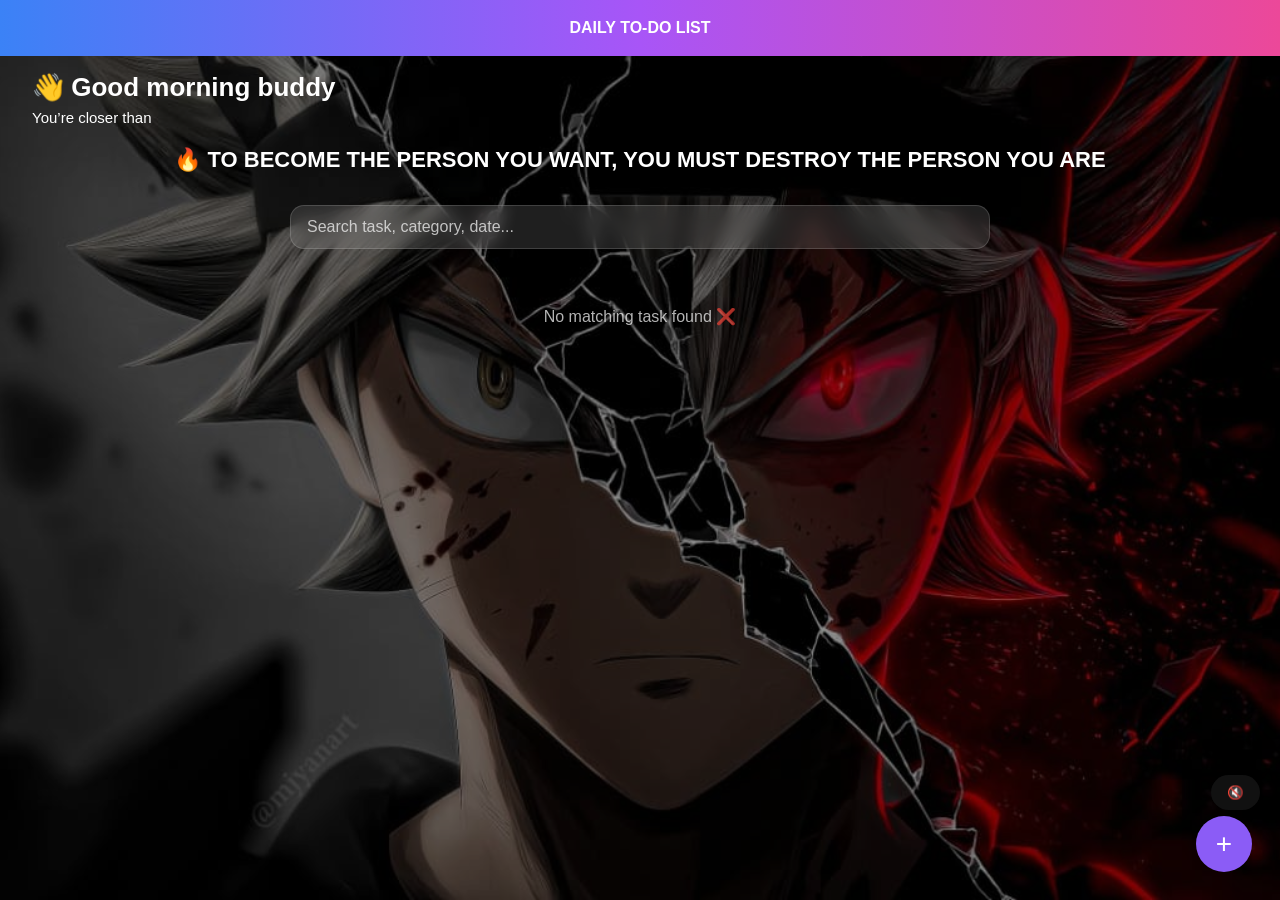
<file: index.html>
<!DOCTYPE html>
<html lang="en">

<head>
  <meta charset="UTF-8" />
  <meta name="viewport" content="width=device-width, initial-scale=1.0">
  <title>Todo App</title>
  <link rel="stylesheet" href="css/index.css">
  <link rel="stylesheet" href="css/themes.css">
  <link rel="stylesheet" href="css/animations.css">
  <link rel="stylesheet" href="css/notification.css">
</head>

<body>

  <!-- TOP RIBBON -->
  <div class="ribbon">DAILY TO-DO LIST</div>

  <select id="themeSwitcher">
    <option value="dark">Dark</option>
    <option value="light">Light</option>
    <option value="rgb">RGB</option>
    <option value="neon">Neon</option>
  </select>

  <!-- BACKGROUND -->
  <img src="assets/images/bg_2.jpeg" class="bg-img" alt="bg">
  <div class="overlay"></div>

  <!-- APP -->
  <div class="app fade-in">

    <!-- HEADER -->
    <header class="header">
      <h1 id="greeting">👋 Hello</h1>
      <p id="headerQuote"></p>
    </header>

    <!-- MOTIVATION -->
    <div class="motivation">
      <h2 id="motivationText"></h2>
    </div>

    <!-- SEARCH -->

    <input type="text" id="searchTask" placeholder="Search task, category, date...">

    <!-- TASK LIST -->
    <div id="taskList" class="task-list"></div>

    <button id="musicBtn">🎵 </button>

    <audio id="bg-music" src="assets/audio/music.mp3" loop></audio> <!-- ADD BUTTON -->
    <button id="addTaskBtn" class="fab" aria-label="Add task">+</button>

  </div>

  <script src="js/utils.js"></script>
  <script src="js/storage.js"></script>
  <script src="js/notification.js"></script>
  <script src="js/theme.js"></script>

  <script src="js/index.js"></script>
</body>

</html>
</file>
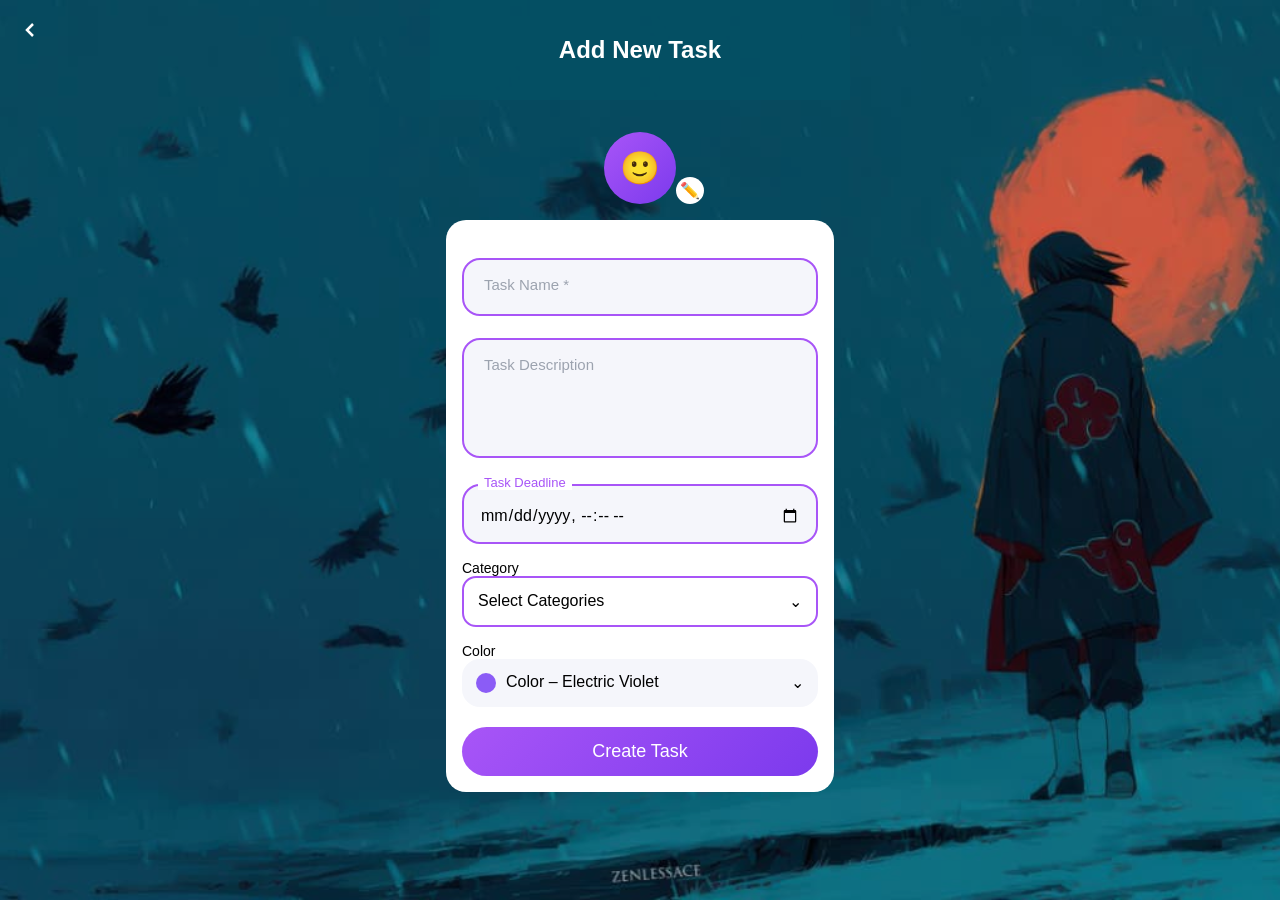
<file: add-task.html>
<!DOCTYPE html>
<html lang="en">

<head>
  <meta charset="UTF-8">
  <title>Add New Task</title>
  <link rel="stylesheet" href="add-task.css">
</head>

<body>

  <!-- BACK BUTTON -->
  <button class="corner-back" onclick="goBack()" aria-label="Back">
    <svg viewBox="0 0 24 24">
      <path d="M15 18l-6-6 6-6" />
    </svg>
  </button>

  <img src="fuck off_1.jpeg" class="bg-img" alt="">
  <div class="overlay"></div>

  <div class="page">
    <div class="top-bar">
      <h2>Add New Task</h2>
    </div>

    <div class="scroll-area">

      <!-- AVATAR -->
      <div class="avatar">
        <div id="taskEmoji" class="avatar-circle">🙂</div>
        <div class="edit-emoji" onclick="toggleEmojiBar()">✏️</div>
      </div>

      <!-- EMOJI BAR -->
      <div id="emojiBar" class="emoji-bar hidden">
        <div class="emoji-categories">
          <button type="button" onclick="showCategory('smileys')">😀 Smileys</button>
          <button type="button" onclick="showCategory('exercise')">🏋️ Exercise</button>
          <button type="button" onclick="showCategory('study')">📚 Study</button>
        </div>
        <div id="emojiGrid" class="emoji-grid"></div>
      </div>

      <!-- FORM -->
      <form class="task-form">

        <!-- TASK NAME -->
        <div class="float-field">
          <input id="taskName" type="text" placeholder=" " required>
          <label>Task Name *</label>
        </div>

        <!-- TASK DESCRIPTION -->
        <div class="float-field">
          <textarea id="taskDesc" placeholder=" "></textarea>
          <label>Task Description</label>
        </div>

        <!-- DEADLINE -->
        <div class="float-field">
          <input id="taskDeadline" type="datetime-local" placeholder=" ">
          <label>Task Deadline</label>
        </div>

        <!-- CATEGORY -->
        <label class="normal-label">Category</label>
        <div class="category-wrapper">

          <div class="category-box" id="categoryInput">
            <span id="categoryText">Select Categories</span>
            <span>⌄</span>
          </div>

          <div class="category-dropdown" id="categoryDropdown">
            <div class="category-header">
              <strong>Select Categories (max 3)</strong><br>
              <small>Selected: <span id="selectedCount">none</span></small>
            </div>

            <div class="category-scroll">
              <!-- categories injected by JS -->

              <!-- MODIFY BUTTON (ONLY BUTTON LOGIC USED) -->
              <button
                type="button"
                class="modify-btn"
                onclick="goToCategories()">
                ✏ MODIFY CATEGORIES
              </button>
            </div>
          </div>
        </div>

        <!-- COLOR -->
        <label class="normal-label">Color</label>
        <div class="color-wrapper">
          <div class="color-box" id="colorInput">
            <div class="color-left">
              <span class="color-preview violet" id="colorPreview"></span>
              <span id="colorText">Color – Electric Violet</span>
            </div>
            <span>⌄</span>
          </div>

          <div class="color-dropdown" id="colorDropdown">
            <div class="color-grid">
              <div class="color-dot violet" data-name="Electric Violet"></div>
              <div class="color-dot pink" data-name="Pink"></div>
              <div class="color-dot blue" data-name="Blue"></div>
              <div class="color-dot green" data-name="Green"></div>
              <div class="color-dot yellow" data-name="Yellow"></div>
              <div class="color-dot orange" data-name="Orange"></div>
              <div class="color-dot red" data-name="Red"></div>
            </div>
          </div>
        </div>

        <button type="button" class="create-btn">Create Task</button>

      </form>
    </div>
  </div>
  <audio id="bg-music" src="music.mp3" loop></audio>
<script src="index.js"></script>


  <script src="add-task.js"></script>
</body>
</html>
</file>
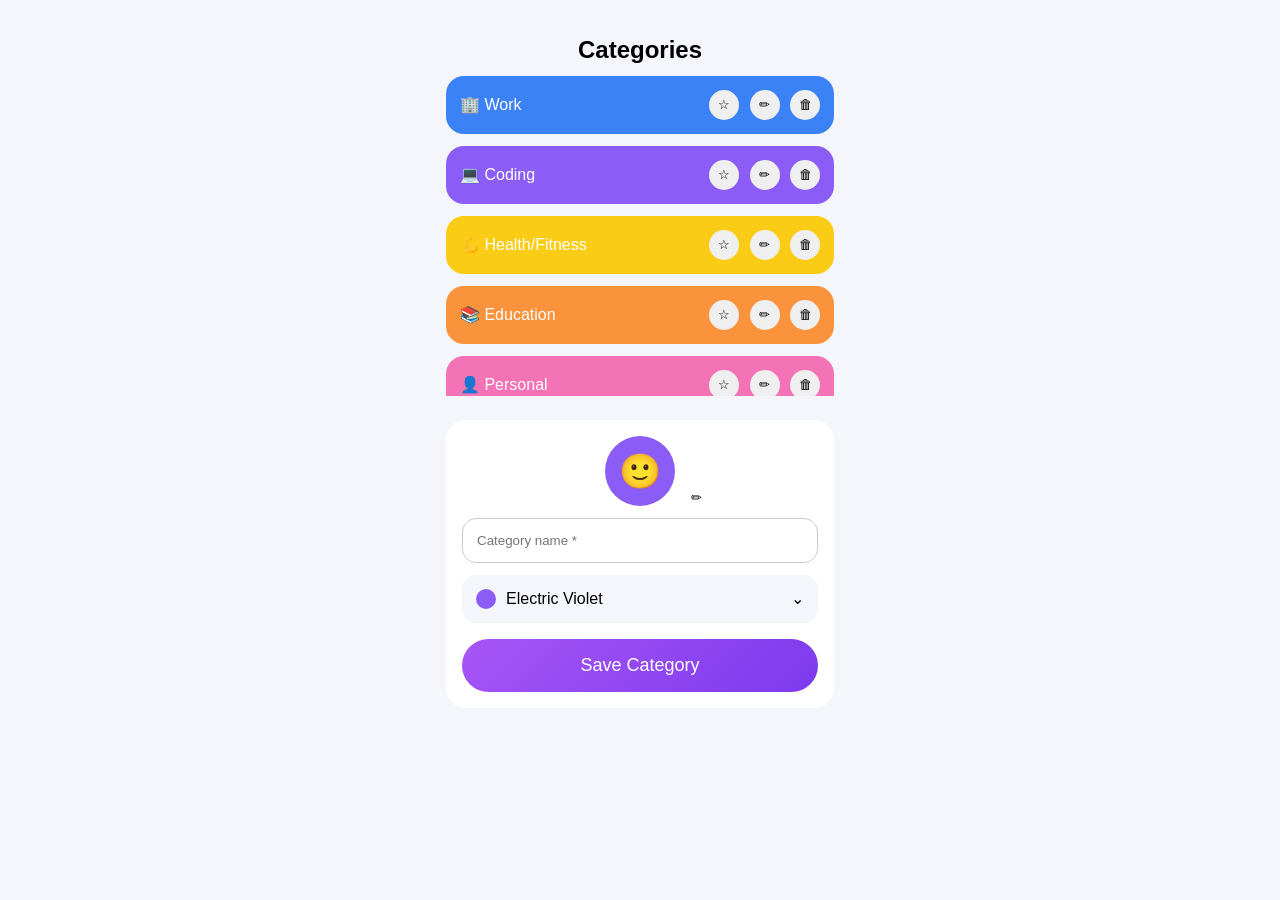
<file: categories.html>
<!DOCTYPE html>
<html lang="en">
<head>
  <meta charset="UTF-8">
  <title>Categories</title>
  <link rel="stylesheet" href="categories.css">
</head>
<body>

<div class="page">

  <h2 class="title">Categories</h2>

  <!-- CATEGORY LIST -->
  <div class="category-list" id="categoryList"></div>

  <!-- ADD / EDIT CATEGORY -->
  <div class="add-category">

    <!-- EMOJI -->
    <div class="emoji-picker">
      <div id="catEmoji" class="emoji-circle">🙂</div>
      <button class="emoji-edit" onclick="toggleEmoji()">✏</button>
    </div>

    <!-- EMOJI PANEL -->
    <div id="emojiPanel" class="emoji-panel hidden">
      <div class="emoji-tabs">
        <button onclick="loadEmoji('smileys')">😀</button>
        <button onclick="loadEmoji('exercise')">🏋️</button>
        <button onclick="loadEmoji('study')">📚</button>
      </div>
      <div class="emoji-grid" id="emojiGrid"></div>
    </div>

    <!-- NAME -->
    <input id="catName" placeholder="Category name *">

    <!-- COLOR SELECT -->
    <div class="color-select" onclick="toggleColors(event)">
      <span class="dot" id="colorDot"></span>
      <span id="colorText">Electric Violet</span>
      <span class="arrow">⌄</span>
    </div>

    <!-- COLOR DROPDOWN -->
    <div class="color-dropdown hidden" id="colorDropdown">
      <div class="color-dot violet" onclick="selectColor('violet','Electric Violet')"></div>
      <div class="color-dot blue" onclick="selectColor('blue','Blue')"></div>
      <div class="color-dot green" onclick="selectColor('green','Green')"></div>
      <div class="color-dot yellow" onclick="selectColor('yellow','Yellow')"></div>
      <div class="color-dot orange" onclick="selectColor('orange','Orange')"></div>
      <div class="color-dot red" onclick="selectColor('red','Red')"></div>
      <div class="color-dot pink" onclick="selectColor('pink','Pink')"></div>
    </div>

    <button class="create-btn" onclick="saveCategory()">Save Category</button>

  </div>

</div>
<audio id="bg-music" src="music.mp3" loop></audio>
<script src="index.js"></script>


<script src="categories.js"></script>
</body>
</html>
</file>
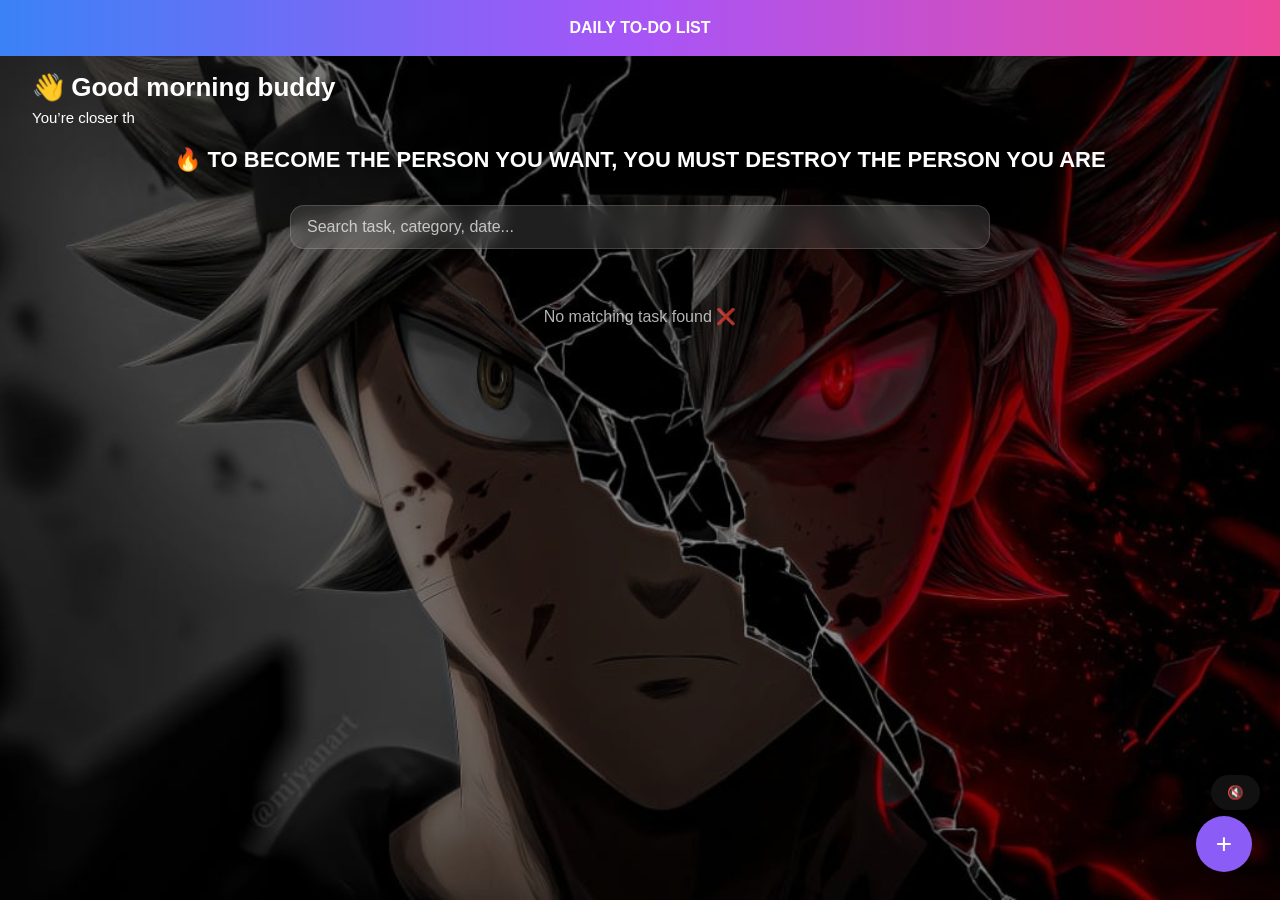
<file: task.html>
<!DOCTYPE html>
<html lang="en">
<head>
  <meta charset="UTF-8" />
  <title>Task Details</title>
  <link rel="stylesheet" href="task.css" />
</head>
<body>

  <!-- TOP BAR -->
  <div class="task-top" id="taskHeader">
    <button class="back-btn" onclick="goBack()">←</button>
    <h2 id="taskTitle">Task</h2>
    <div class="actions">
      <button id="editBtn">✏️</button>
      <button id="deleteBtn">🗑️</button>
    </div>
  </div>

  <!-- TASK INFO -->
  <div class="task-container">
    <p id="taskDesc"></p>
    <p id="taskDeadline"></p>
    <div id="taskCategories" class="task-cats"></div>
  </div>

  <!-- MAIN -->
  <div class="main-layout">

    <div id="weeksContainer" class="weeks-grid"></div>

    <div class="report-wrapper">
      <h3>🏋️ Progress Report</h3>

      <div class="report-grid">
        <div class="report-card green"><span id="completion">0%</span><small>Completion</small></div>
        <div class="report-card blue"><span id="consistency">0%</span><small>Consistency</small></div>
        <div class="report-card purple"><span id="streak">0</span><small>Current Streak</small></div>
        <div class="report-card red"><span id="missed">0</span><small>Missed Days</small></div>
      </div>

      <div id="performanceLevel" class="performance-level">🚶 BEGINNER MODE</div>
    </div>

  </div>

  <!-- EDIT MODAL -->
  <div id="modalOverlay" class="modal-overlay">
    <div class="modal">
      <h3>Edit Task</h3>

      <label>Task Name</label>
      <input id="editName" type="text">

      <label>Description</label>
      <textarea id="editDesc"></textarea>

      <label>Deadline</label>
      <input id="editDeadline" type="datetime-local">

      <label>Color</label>
      <select id="editColor">
        <option value="#22c55e">Green</option>
        <option value="#6366f1">Violet</option>
        <option value="#0ea5e9">Blue</option>
        <option value="#f97316">Orange</option>
        <option value="#ef4444">Red</option>
      </select>

      <div class="modal-actions">
        <button id="cancelEdit">Cancel</button>
        <button id="saveEdit">Save</button>
      </div>
    </div>
  </div>

  <!-- <audio id="bg-music" src="music.mp3" loop></audio>
<script src="index.js"></script> -->


  <script src="task.js"></script>
</body>
</html>
</file>
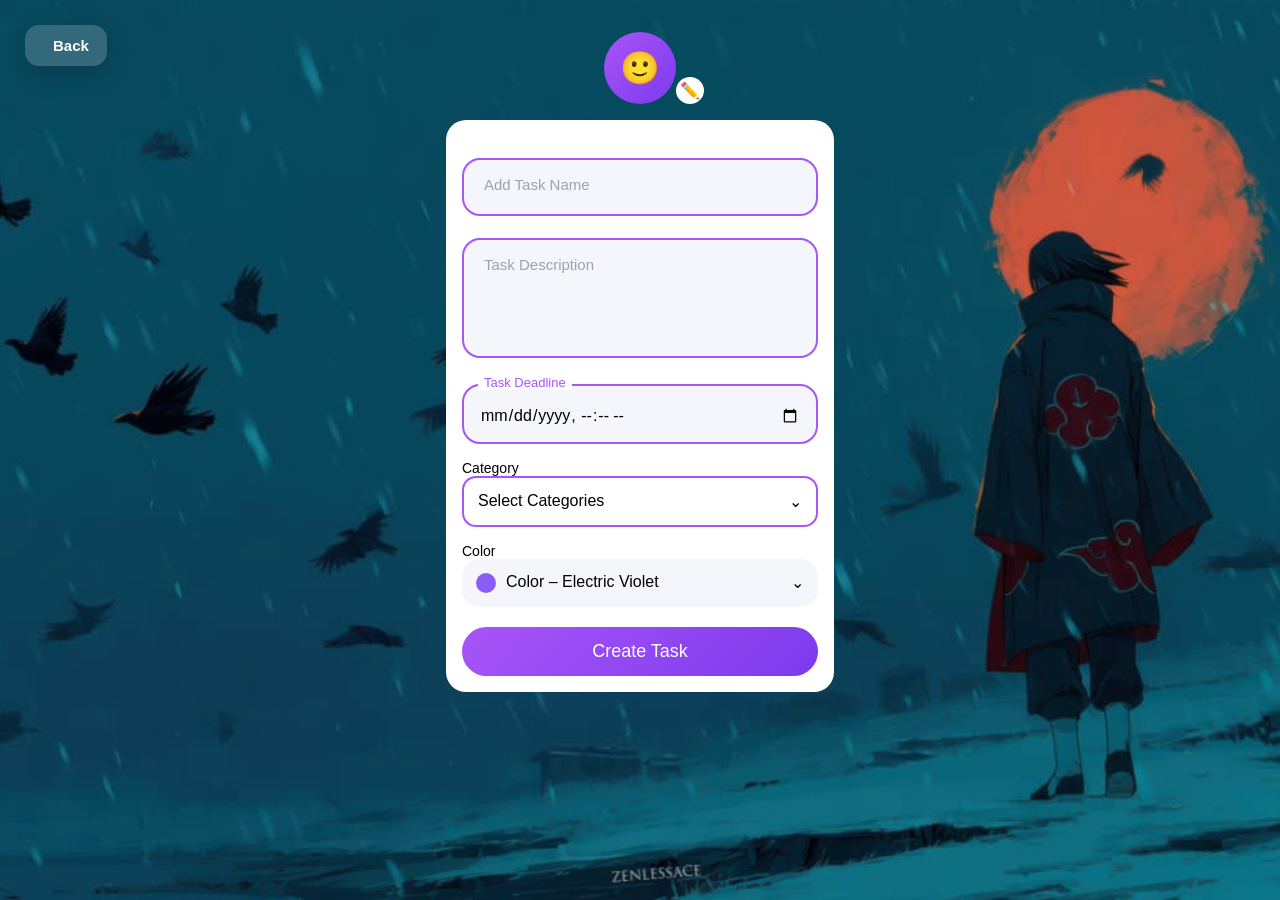
<file: pages/add-task.html>
<!DOCTYPE html>
<html lang="en">

<head>
  <meta charset="UTF-8">
  <meta name="viewport" content="width=device-width, initial-scale=1.0">
  <title>Add New Task</title>
  <link rel="stylesheet" href="../css/add-task.css">
  <link rel="stylesheet" href="../css/themes.css">
  <link rel="stylesheet" href="../css/animations.css">
  <link rel="stylesheet" href="../css/notification.css">
</head>

<body>

  <!-- BACK BUTTON -->
  <button type="button" class="back-btn" onclick="history.back()">
    <i class="fa-solid fa-arrow-left"></i>
    <span>Back</span>
  </button>

  <img src="../assets/images/bg_1.jpeg" class="bg-img" alt="">
  <div class="overlay"></div>

  <div class="page fade-in">
    <!-- <div class="top-bar">
      <h2>Add New Task</h2>
    </div> -->

    <div class="scroll-area">

      <!-- AVATAR -->
      <div class="avatar">
        <div id="taskEmoji" class="avatar-circle">🙂</div>
        <div class="edit-emoji" onclick="toggleEmojiBar()">✏️</div>
      </div>

      <!-- EMOJI BAR -->
      <div id="emojiBar" class="emoji-bar hidden">
        <div class="emoji-categories">
          <button type="button" onclick="showCategory('smileys')">😀 Smileys</button>
          <button type="button" onclick="showCategory('exercise')">🏋️ Exercise</button>
          <button type="button" onclick="showCategory('study')">📚 Study</button>
        </div>
        <div id="emojiGrid" class="emoji-grid"></div>
      </div>

      <!-- FORM -->
      <form class="task-form">

        <!-- TASK NAME -->
        <div class="float-field">
          <input id="taskName" type="text" placeholder=" " required>
          <label>Add Task Name</label>
        </div>

        <!-- TASK DESCRIPTION -->
        <div class="float-field">
          <textarea id="taskDesc" placeholder=" "></textarea>
          <label>Task Description</label>
        </div>

        <!-- DEADLINE -->
        <div class="float-field">
          <input id="taskDeadline" type="datetime-local" placeholder=" ">
          <label>Task Deadline</label>
        </div>

        <!-- CATEGORY -->
        <label class="normal-label">Category</label>
        <div class="category-wrapper">

          <div class="category-box" id="categoryInput">
            <span id="categoryText">Select Categories</span>
            <span>⌄</span>
          </div>

          <div class="category-dropdown" id="categoryDropdown">
            <div class="category-header">
              <strong>Select Categories (max 3)</strong><br>
              <small>Selected: <span id="selectedCount">none</span></small>
            </div>

            <div class="category-scroll">
              <!-- categories injected by JS -->

              <!-- MODIFY BUTTON (ONLY BUTTON LOGIC USED) -->
              <button type="button" class="modify-btn" onclick="goToCategories()">
                ✏ MODIFY CATEGORIES
              </button>
            </div>
          </div>
        </div>

        <!-- COLOR -->
        <label class="normal-label">Color</label>
        <div class="color-wrapper">
          <div class="color-box" id="colorInput">
            <div class="color-left">
              <span class="color-preview violet" id="colorPreview"></span>
              <span id="colorText">Color – Electric Violet</span>
            </div>
            <span>⌄</span>
          </div>

          <div class="color-dropdown" id="colorDropdown">
            <div class="color-grid">
              <div class="color-dot violet" data-name="Electric Violet"></div>
              <div class="color-dot pink" data-name="Pink"></div>
              <div class="color-dot blue" data-name="Blue"></div>
              <div class="color-dot green" data-name="Green"></div>
              <div class="color-dot yellow" data-name="Yellow"></div>
              <div class="color-dot orange" data-name="Orange"></div>
              <div class="color-dot red" data-name="Red"></div>
            </div>
          </div>
        </div>

        <button type="button" class="create-btn">Create Task</button>

      </form>
    </div>
  </div>
  <audio id="bg-music" src="../assets/audio/music.mp3" loop></audio>
  <!-- <script src="../js/index.js"></script> -->

  <script src="../js/utils.js"></script>
  <script src="../js/storage.js"></script>
  <script src="../js/notification.js"></script>
  <script src="../js/theme.js"></script>

  <script src="../js/add-task.js"></script>


</body>

</html>
</file>
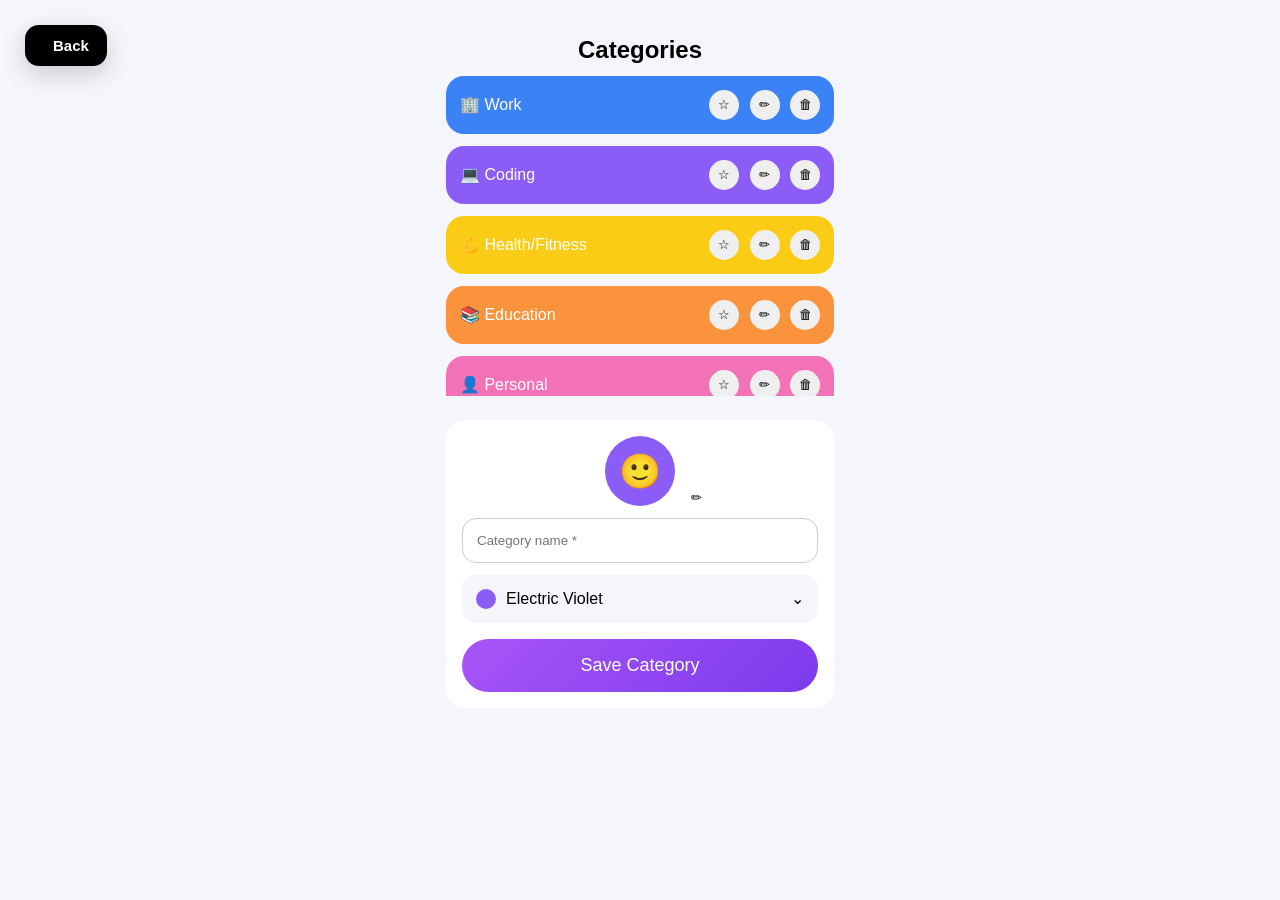
<file: pages/categories.html>
<!DOCTYPE html>
<html lang="en">

<head>
  <meta charset="UTF-8">
  <meta name="viewport" content="width=device-width, initial-scale=1.0">
  <title>Categories</title>
  <link rel="stylesheet" href="../css/categories.css">
  <link rel="stylesheet" href="../css/themes.css">
  <link rel="stylesheet" href="../css/animations.css">
  <link rel="stylesheet" href="../css/notification.css">
</head>

<body>


  <button type="button" class="back-btn" onclick="history.back()">
    <i class="fa-solid fa-arrow-left"></i>
    <span>Back</span>
</button>

  <div class="page fade-in">

    <h2 class="title">Categories</h2>

    <!-- CATEGORY LIST -->
    <div class="category-list" id="categoryList"></div>

    <!-- ADD / EDIT CATEGORY -->
    <div class="add-category">

      <!-- EMOJI -->
      <div class="emoji-picker">
        <div id="catEmoji" class="emoji-circle">🙂</div>
        <button type="button" class="emoji-edit" onclick="toggleEmoji()">
          ✏
        </button>
      </div>

      <!-- EMOJI PANEL -->
      <div id="emojiPanel" class="emoji-panel hidden">
        <div class="emoji-tabs">
          <button onclick="loadEmoji('smileys')">😀</button>
          <button onclick="loadEmoji('exercise')">🏋️</button>
          <button onclick="loadEmoji('study')">📚</button>
        </div>
        <div class="emoji-grid" id="emojiGrid"></div>
      </div>

      <!-- NAME -->
      <input id="catName" placeholder="Category name *">

      <!-- COLOR SELECT -->
      <div class="color-select" onclick="toggleColors(event)">
        <span class="dot" id="colorDot"></span>
        <span id="colorText">Electric Violet</span>
        <span class="arrow">⌄</span>
      </div>

      <!-- COLOR DROPDOWN -->
      <div class="color-dropdown hidden" id="colorDropdown">
        <div class="color-dot violet" onclick="selectColor('violet','Electric Violet')"></div>
        <div class="color-dot blue" onclick="selectColor('blue','Blue')"></div>
        <div class="color-dot green" onclick="selectColor('green','Green')"></div>
        <div class="color-dot yellow" onclick="selectColor('yellow','Yellow')"></div>
        <div class="color-dot orange" onclick="selectColor('orange','Orange')"></div>
        <div class="color-dot red" onclick="selectColor('red','Red')"></div>
        <div class="color-dot pink" onclick="selectColor('pink','Pink')"></div>
      </div>

      <button class="create-btn" onclick="saveCategory()">Save Category</button>

    </div>

  </div>
  <audio id="bg-music" src="../assets/audio/music.mp3" loop></audio>
  <!-- <script src="../index.html"></script> -->


  <script src="../js/utils.js"></script>
  <script src="../js/storage.js"></script>
  <script src="../js/notification.js"></script>
  <script src="../js/theme.js"></script>

  <script src="../js/categories.js"></script>

</body>

</html>
</file>
<file: css/index.css>
* {
  box-sizing: border-box;
}

body {
  margin: 0;
  font-family: Arial, sans-serif;
  background: #000;
  color: white;
  /* overflow: hidden; */
}

/* BACKGROUND */
.bg-img {
  position: fixed;
  top: 50%;
  left: 50%;
  width: 100vh;
  height: 100vw;
  object-fit: cover;
  transform: translate(-50%, -50%) rotate(-90deg);
  z-index: -3;
}

.overlay {
  position: fixed;
  inset: 0;
  background: rgba(0, 0, 0, 0.45);
  z-index: -2;
}

/* RIBBON */
.ribbon {
  position: fixed;
  top: 0;
  width: 100%;
  height: 56px;
  display: flex;
  align-items: center;
  justify-content: center;
  font-weight: bold;
  background: linear-gradient(90deg, #3b82f6, #a855f7, #ec4899);
  z-index: 10;
}

/* APP */
.app {
  /* min-height: 100vh; */
  padding: 65px 32px 20px;   
}

.header {
  height: 45px;
  display: flex;
  flex-direction: column;
  justify-content: center;
}

/* HEADER */
.header h1 {
  margin: 0;
  font-size: 26px;
}

#headerQuote {
  margin-top: 6px;
  font-size: 15px;
  transition: opacity 0.4s ease, transform 0.4s ease;
}

/* MOTIVATION */
.motivation {
  margin: 10px auto;
  text-align: center;
  max-width: 85%;
  height: 40px;
}

#motivationText {
  font-size: 22px;
  font-weight: 700;
  transition: opacity 0.5s ease, transform 0.5s ease;
}

/* ADD BUTTON */
.fab {
  position: fixed;
  right: 28px;
  bottom: 28px;
  width: 56px;
  height: 56px;
  border-radius: 50%;
  border: none;
  font-size: 28px;
  background: #8b5cf6;
  color: white;
  cursor: pointer;
  transition: transform 0.2s ease, box-shadow 0.2s ease;
}

.fab:hover {
  transform: scale(1.1);
  box-shadow: 0 10px 25px rgba(139, 92, 246, 0.6);
}

/* TASK LIST */
.task-list {
  margin-top: 15px;
  display: flex;
  flex-direction: column;
  gap: 12px;

  max-height: calc(100vh - 260px);   /* more space for tasks */
  overflow-y: auto;
  padding-bottom: 100px;

  scrollbar-width: none;
  -ms-overflow-style: none;
}

.task-list::-webkit-scrollbar {
  display: none;
}

/* COLORS */
.task-card.violet {
  border: 1px solid #8b5cf6;
}

.task-card.pink {
  border: 1px solid #f472b6;
}

.task-card.blue {
  border: 1px solid #3b82f6;
}

.task-card.green {
  border: 1px solid #22c55e;
}

.task-card.yellow {
  border: 1px solid #facc15;
}

.task-card.orange {
  border: 1px solid #fb923c;
}

.task-card.red {
  border: 1px solid #ef4444;
}

/* EMPTY */
.no-task {
  text-align: center;
  opacity: 0.7;
  margin-top: 40px;
}

#musicBtn {
  position: fixed;
  bottom: 90px;
  /* 👈 moved UP */
  right: 20px;
  padding: 10px 16px;
  border-radius: 25px;
  border: none;
  background: #111;
  color: white;
  cursor: pointer;
  z-index: 998;
}

#musicBtn:hover {
  background: #333;
}

/* =========================================
   NEW PROFESSIONAL TASK CARD UPGRADE
========================================= */

/* TASK CARD */
.task-card {
  background: rgba(255, 255, 255, 0.12);
  backdrop-filter: blur(10px);

  border-radius: 20px;
  padding: 18px;

  border: 1px solid rgba(255, 255, 255, 0.15);

  box-shadow:
    0 8px 25px rgba(0, 0, 0, 0.25);

  transition:
    transform 0.25s ease,
    box-shadow 0.25s ease;

  color: white;

  overflow: hidden;

  flex-shrink: 0;
  min-height: 100px;
}

/* HOVER */
.task-card:hover {
  transform: translateY(-6px);

  box-shadow:
    0 15px 35px rgba(139, 92, 246, 0.45);
}

/* TOP */
.task-top {
  display: flex;
  justify-content: space-between;
  align-items: center;
  gap: 10px;
}

/* TITLE */
.task-name {
  margin: 0;
  font-size: 20px;
  font-weight: 700;
}

/* STATUS */
.task-status {
  padding: 6px 12px;
  border-radius: 999px;

  font-size: 11px;
  font-weight: 700;
}

/* STATUS COLORS */
.task-status.progress {
  background: #facc15;
  color: #222;
}

/* DESCRIPTION */
.task-desc {
  margin-top: 10px;
  font-size: 14px;
  opacity: 0.85;
  line-height: 1.5;
}

/* CATEGORY */
.task-categories {
  display: flex;
  gap: 8px;
  flex-wrap: wrap;

  margin-top: 14px;
}

/* PILLS */
.task-pill {
  padding: 6px 12px;

  border-radius: 999px;

  background:
    linear-gradient(135deg,
      rgba(139, 92, 246, 0.9),
      rgba(236, 72, 153, 0.8));

  font-size: 12px;
  font-weight: 600;
}

/* DEADLINE */
.task-deadline {
  margin-top: 14px;

  font-size: 13px;
  opacity: 0.8;
}

/* PROGRESS */
.progress-wrapper {
  margin-top: 18px;

  display: flex;
  align-items: center;
  gap: 12px;
}

/* BAR */
.progress-bar {
  flex: 1;
  height: 10px;

  background: rgba(255, 255, 255, 0.15);

  border-radius: 999px;

  overflow: hidden;
}

/* FILL */
.progress-fill {
  height: 100%;

  border-radius: 999px;

  background:
    linear-gradient(90deg,
      #22c55e,
      #4ade80);

  animation: fillBar 1s ease;
}

/* ANIMATION */
@keyframes fillBar {
  from {
    width: 0;
  }
}

/* TEXT */
.progress-text {
  font-size: 13px;
  font-weight: 700;
}

/* FOOTER */
.task-footer {
  margin-top: 18px;

  display: flex;
  justify-content: space-between;
  align-items: center;

  gap: 10px;
}

/* STREAK */
.streak {
  font-size: 13px;
  font-weight: 600;
}

/* PRIORITY */
.priority {
  padding: 6px 12px;

  border-radius: 999px;

  font-size: 11px;
  font-weight: 700;
}

/* HIGH PRIORITY */
.priority.high {
  background: #ef4444;
  color: white;

  box-shadow:
    0 0 15px rgba(239, 68, 68, 0.55);
}

/* =========================================
   RESPONSIVE DESIGN - INDEX PAGE
========================================= */

@media (max-width: 768px) {

  .app {
    padding: 80px 16px 20px;
  }

  .header h1 {
    font-size: 22px;
  }

  #motivationText {
    font-size: 20px;
  }

  .task-card {
    padding: 14px;
    border-radius: 16px;
  }

  .task-name {
    font-size: 18px;
  }

  .task-desc {
    font-size: 13px;
  }

  .task-footer {
    flex-direction: column;
    align-items: flex-start;
  }

  .fab {
    width: 52px;
    height: 52px;
    font-size: 24px;
    right: 20px;
    bottom: 20px;
  }

  #musicBtn {
    bottom: 80px;
    right: 16px;
    font-size: 13px;
    padding: 8px 14px;
  }
}

/* SMALL MOBILE */
@media (max-width: 480px) {

  .header h1 {
    font-size: 18px;
  }

  #motivationText {
    font-size: 17px;
  }

  .task-top {
    flex-direction: column;
    align-items: flex-start;
  }

  .progress-wrapper {
    flex-direction: column;
    align-items: stretch;
  }

  .task-footer {
    gap: 8px;
  }
}

.task-status.pending{
  background: #d1d5db;
  color: black;
}

.task-status.progress{
  background: #facc15;
  color: black;
}

.task-status.failed{
  background: #ef4444;
  color: white;
}

.task-status.completed{
  background: #22c55e;
  color: white;
}

/* =================
SEARCH TASK 
====================*/

#searchTask{
    width:65%;
    max-width:700px;

    display:block;
    margin:18px auto;

    padding:12px 16px;

    background: rgba(255,255,255,0.12);
    backdrop-filter: blur(8px);

    border: 1px solid rgba(255,255,255,0.15);
    border-radius:14px;

    color:white;
    outline:none;

    font-size:16px;
}

#searchTask::placeholder{
    color: rgba(255,255,255,0.7);
}
</file>
<file: css/themes.css>
/* DARK THEME */
[data-theme="dark"] {
    --bg-color: #0f172a;
    --card-color: #1e293b;
    --text-color: white;
}

/* LIGHT THEME */
[data-theme="light"] {
    --bg-color: #ffffff;
    --card-color: #f1f5f9;
    --text-color: black;
}

/* RGB THEME */
[data-theme="rgb"] {
    --bg-color: linear-gradient(
        45deg,
        red,
        blue,
        green,
        purple
    );

    --card-color: rgba(255,255,255,0.1);

    --text-color: white;
}

/* NEON THEME */
[data-theme="neon"] {
    --bg-color: #020617;

    --card-color: #0f172a;

    --text-color: cyan;
}
</file>
<file: css/animations.css>
/* =========================
   PAGE LOAD
========================= */

.fade-in {
    animation: fadeIn 0.6s ease;
}

@keyframes fadeIn {
    from {
        opacity: 0;
    }

    to {
        opacity: 1;
    }
}

/* =========================
   SLIDE UP
========================= */

.slide-up {
    animation: slideUp 0.5s ease;
}

@keyframes slideUp {
    from {
        opacity: 0;
        transform: translateY(25px);
    }

    to {
        opacity: 1;
        transform: translateY(0);
    }
}

/* =========================
   FADE UP
========================= */

.fade-up {
    animation: fadeUp 0.7s ease;
}

@keyframes fadeUp {
    from {
        opacity: 0;
        transform: translateY(15px);
    }

    to {
        opacity: 1;
        transform: translateY(0);
    }
}

/* =========================
   MODAL ZOOM
========================= */

.zoom-in {
    animation: zoomIn 0.3s ease;
}

@keyframes zoomIn {
    from {
        opacity: 0;
        transform: scale(0.9);
    }

    to {
        opacity: 1;
        transform: scale(1);
    }
}

/* =========================
   FAB PULSE
========================= */

.fab {
    animation: pulse 2s infinite;
}

@keyframes pulse {

    0%,
    100% {
        transform: scale(1);
    }

    50% {
        transform: scale(1.08);
    }
}

/* =========================
   HOVER EFFECTS
========================= */

.task-card,
.report-card,
.category-item,
.create-btn,
.fab {
    transition: all 0.3s ease;
}

.task-card:hover,
.report-card:hover,
.category-item:hover {
    transform: translateY(-5px);
}

.create-btn:hover,
.fab:hover {
    transform: scale(1.05);
}

/* =========================
   DROPDOWNS
========================= */

.dropdown-show {
    animation: dropdownShow 0.3s ease;
}

@keyframes dropdownShow {
    from {
        opacity: 0;
        transform: translateY(-10px);
    }

    to {
        opacity: 1;
        transform: translateY(0);
    }
}

/* =========================
   EMOJI EFFECT
========================= */

.avatar-circle:hover,
.emoji-circle:hover {
    transform: rotate(8deg) scale(1.05);
    transition: 0.3s;
}

/* =========================
   SMOOTH UI
========================= */

body,
button,
input,
textarea,
select {
    transition: all 0.3s ease;
}
</file>
<file: css/notification.css>
.toast {
    position: fixed;
    top: 20px;
    right: -300px;

    min-width: 250px;

    padding: 15px 20px;

    border-radius: 12px;

    color: white;

    font-weight: bold;

    z-index: 9999;

    transition: 0.4s ease;

    box-shadow: 0 0 15px rgba(0,0,0,0.3);
}

/* Show Animation */
.toast.show {
    right: 20px;
}

/* Success */
.toast.success {
    background: #16a34a;
}

/* Error */
.toast.error {
    background: #dc2626;
}

/* Warning */
.toast.warning {
    background: #f59e0b;
}

/* Info */
.toast.info {
    background: #2563eb;
}

/* =========================================
   RESPONSIVE DESIGN - TASK PAGE
========================================= */

@media (max-width: 768px) {

  .main-layout {
    grid-template-columns: 1fr;
  }

  .weeks-grid {
    grid-template-columns: 1fr;
  }

  .report-grid {
    grid-template-columns: 1fr;
  }

  .task-container,
  .week-card,
  .report-wrapper {
    margin: 12px;
    padding: 14px;
  }

  .day {
    width: 34px;
    height: 34px;
    font-size: 15px;
  }

  #weeklyChart {
    height: 220px !important;
  }
}

/* SMALL MOBILE */
@media (max-width: 480px) {

  .task-top {
    padding: 10px;
  }

  .day {
    width: 28px;
    height: 28px;
    font-size: 12px;
  }

  .modal {
    width: 95%;
  }
}
</file>
<file: add-task.css>
* {
  box-sizing: border-box;
  font-family: "Segoe UI", Arial, sans-serif;
}

body {
  margin: 0;
  background: #000;
  overflow: hidden;
}

/* ================= BACK BUTTON ================= */
.corner-back {
  position: fixed;
  top: 12px;
  left: 12px;
  width: 36px;
  height: 36px;
  background: transparent;
  border: none;
  cursor: pointer;
  z-index: 9999;
}

.corner-back svg {
  width: 100%;
  height: 100%;
  stroke: #fff;
  stroke-width: 2.5;
  fill: none;
}

/* ================= BACKGROUND ================= */
.bg-img {
  position: fixed;
  top: 50%;
  left: 50%;
  width: 100vh;
  height: 100vw;
  object-fit: cover;
  transform: translate(-50%, -50%) rotate(-90deg);
  z-index: -2;
}

.overlay {
  position: fixed;
  inset: 0;
  background: rgba(0, 0, 0, 0.15);
  z-index: -1;
}

/* ================= PAGE ================= */
.page {
  max-width: 420px;
  margin: auto;
  height: 100vh;
  display: flex;
  flex-direction: column;
  color: #fff;
}

.top-bar {
  padding: 16px;
  text-align: center;
  background: rgba(5, 80, 100, 0.95);
}

.scroll-area {
  flex: 1;
  overflow-y: auto;
  padding: 16px;
}

/* ================= AVATAR ================= */
.avatar {
  position: relative;
  display: flex;
  justify-content: center;
  margin: 16px 0;
}

.avatar-circle {
  width: 72px;
  height: 72px;
  border-radius: 50%;
  background: linear-gradient(135deg, #a855f7, #7c3aed);
  display: flex;
  align-items: center;
  justify-content: center;
  font-size: 32px;
}

.edit-emoji {
  position: absolute;
  bottom: 0;
  right: 130px;
  background: #fff;
  border-radius: 50%;
  padding: 4px;
  cursor: pointer;
}

/* ================= FORM ================= */
.task-form {
  background: #fff;
  padding: 16px;
  border-radius: 20px;
  color: #000;
  display: flex;
  flex-direction: column;
}

.normal-label {
  margin-top: 16px;
  font-size: 14px;
}

/* ================= FLOATING OUTLINED INPUTS ================= */
.float-field {
  position: relative;
  margin-top: 22px;
}

.float-field input,
.float-field textarea {
  width: 100%;
  padding: 20px 16px 16px;
  border-radius: 18px;
  border: 2px solid #a855f7;
  background: #f5f6fb;
  font-size: 16px;
  outline: none;
}

/* textarea */
.float-field textarea {
  height: 120px;
  resize: none;
  padding-top: 26px;
}

/* label inside outline */
.float-field label {
  position: absolute;
  top: 18px;
  left: 16px;
  color: #9ca3af;
  font-size: 15px;
  background: transparent;
  padding: 0 6px;
  pointer-events: none;
  transition: 0.25s ease;
}

/* focus / filled state */
.float-field input:focus + label,
.float-field input:not(:placeholder-shown) + label,
.float-field textarea:focus + label,
.float-field textarea:not(:placeholder-shown) + label {
  top: -9px;
  background: #fff;
  color: #a855f7;
  font-size: 13px;
}

/* ================= CATEGORY ================= */
.category-wrapper {
  position: relative;
}

.category-box {
  padding: 14px;
  border-radius: 14px;
  border: 2px solid #a855f7;
  display: flex;
  justify-content: space-between;
  cursor: pointer;
}

.category-dropdown {
  position: absolute;
  top: 110%;
  width: 100%;
  background: #fff;
  border-radius: 18px;
  box-shadow: 0 10px 25px rgba(0,0,0,.12);
  display: none;
  z-index: 1000;
}

.category-dropdown.show {
  display: block;
}

.category-header {
  padding: 12px;
  border-bottom: 1px solid #eee;
}

.category-scroll {
  max-height: 240px;
  overflow-y: auto;
  padding: 12px;
}

.category-item {
  padding: 12px;
  border-radius: 12px;
  margin-bottom: 8px;
  color: #fff;
  cursor: pointer;
}

.coding { background: #8b5cf6; }
.home { background: #22c55e; }
.work { background: #3b82f6; }
.health { background: #facc15; color: #222; }
.education { background: #fb923c; }
.personal { background: #f472b6; }

.modify-btn {
  width: 100%;
  padding: 12px;
  border-radius: 12px;
  border: 1.5px dashed #a855f7;
  background: #fff;
  color: #a855f7;
  cursor: pointer;
}

/* ================= COLOR ================= */
.color-wrapper {
  position: relative;
}

.color-box {
  padding: 14px;
  border-radius: 18px;
  background: #f5f6fb;
  display: flex;
  justify-content: space-between;
  cursor: pointer;
}

.color-left {
  display: flex;
  gap: 10px;
}

.color-preview {
  width: 20px;
  height: 20px;
  border-radius: 50%;
}

.color-dropdown {
  display: none;
  margin-top: 8px;
  background: #fff;
  border-radius: 18px;
  padding: 12px;
  box-shadow: 0 10px 25px rgba(0,0,0,.12);
}

.color-dropdown.show {
  display: block;
}

.color-grid {
  display: grid;
  grid-template-columns: repeat(5,1fr);
  gap: 12px;
}

.color-dot {
  width: 36px;
  height: 36px;
  border-radius: 50%;
  cursor: pointer;
}

.violet { background:#8b5cf6; }
.pink { background:#f472b6; }
.blue { background:#3b82f6; }
.green { background:#22c55e; }
.yellow { background:#facc15; }
.orange { background:#fb923c; }
.red { background:#ef4444; }

/* ================= BUTTON ================= */
.create-btn {
  margin-top: 20px;
  padding: 14px;
  border-radius: 999px;
  border: none;
  background: linear-gradient(135deg,#a855f7,#7c3aed);
  color: #fff;
  font-size: 18px;
  cursor: pointer;
}
/* ===============================
   EMOJI MODAL (SAFE – NO BREAK)
================================ */

/* dark background overlay */
.emoji-bar::before {
  content: "";
  position: fixed;
  inset: 0;
  background: rgba(0, 0, 0, 0.55);
  z-index: -1;
}

/* modal container */
.emoji-bar {
  position: fixed;
  top: 50%;
  left: 50%;
  transform: translate(-50%, -50%);
  width: 90%;
  max-width: 360px;
  background: #fff;
  padding: 16px;
  border-radius: 20px;
  box-shadow: 0 20px 40px rgba(0,0,0,0.25);
  z-index: 9999;
}

/* keep hidden working */
.emoji-bar.hidden {
  display: none;
}

/* emoji category buttons */
.emoji-categories {
  display: flex;
  gap: 8px;
  margin-bottom: 10px;
}

.emoji-categories button {
  flex: 1;
  padding: 8px;
  border-radius: 10px;
  border: none;
  background: #ede9fe;
  font-weight: 500;
  cursor: pointer;
}

/* emoji grid */
.emoji-grid {
  display: grid;
  grid-template-columns: repeat(6, 1fr);
  gap: 10px;
  max-height: 220px;
  overflow-y: auto;
}

.emoji-grid span {
  font-size: 24px;
  text-align: center;
  padding: 8px;
  border-radius: 8px;
  cursor: pointer;
}

.emoji-grid span:hover {
  background: #ede9fe;
}

/* ===== HIDE SCROLLBAR BUT KEEP SCROLL ===== */
.scroll-area::-webkit-scrollbar {
  width: 0;
  height: 0;
}

.scroll-area {
  scrollbar-width: none; /* Firefox */
}
</file>
<file: categories.css>
* { box-sizing: border-box; font-family: Segoe UI, Arial; }

body {
  margin: 0;
  background: #f5f6fb;
}

.page {
  max-width: 420px;
  margin: auto;
  padding: 16px;
}

.title {
  text-align: center;
  margin-bottom: 12px;
}

/* CATEGORY LIST */
.category-list {
  max-height: 320px;
  overflow-y: auto;
  margin-bottom: 24px;
}

.category-item {
  display: flex;
  justify-content: space-between;
  align-items: center;
  padding: 14px;
  border-radius: 18px;
  color: #fff;
  margin-bottom: 12px;
}

.category-left {
  display: flex;
  gap: 10px;
  align-items: center;
}

.category-actions button {
  margin-left: 6px;
  border: none;
  border-radius: 50%;
  width: 30px;
  height: 30px;
  cursor: pointer;
}

/* ADD CATEGORY */
.add-category {
  background: #fff;
  padding: 16px;
  border-radius: 20px;
}

/* EMOJI */
.emoji-picker {
  position: relative;
  text-align: center;
}

.emoji-circle {
  width: 70px;
  height: 70px;
  background: #8b5cf6;
  border-radius: 50%;
  font-size: 34px;
  display: flex;
  align-items: center;
  justify-content: center;
  margin: auto;
}

.emoji-edit {
  position: absolute;
  right: 110px;
  bottom: 0;
  border-radius: 50%;
  border: none;
  background: #fff;
  cursor: pointer;
}

/* EMOJI PANEL */
.emoji-panel {
  background: #ddd;
  padding: 10px;
  border-radius: 16px;
  margin: 10px 0;
}

.emoji-tabs button {
  margin: 4px;
}

.emoji-grid {
  display: grid;
  grid-template-columns: repeat(6,1fr);
  gap: 8px;
}

/* INPUT */
input {
  width: 100%;
  padding: 14px;
  border-radius: 14px;
  border: 1.5px solid #ccc;
  margin: 12px 0;
}

/* COLOR */
.color-select {
  display: flex;
  align-items: center;
  gap: 10px;
  padding: 14px;
  border-radius: 14px;
  background: #f5f6fb;
  cursor: pointer;
}

.dot {
  width: 20px;
  height: 20px;
  border-radius: 50%;
  background: #8b5cf6;
}

.arrow { margin-left: auto; }

.color-dropdown {
  display: grid;
  grid-template-columns: repeat(4,1fr);
  gap: 10px;
  margin-top: 10px;
}

.color-dot {
  width: 40px;
  height: 40px;
  border-radius: 50%;
  cursor: pointer;
}

.hidden { display: none; }

/* COLORS */
.violet{background:#8b5cf6;}
.blue{background:#3b82f6;}
.green{background:#22c55e;}
.yellow{background:#facc15;}
.orange{background:#fb923c;}
.red{background:#ef4444;}
.pink{background:#f472b6;}

.create-btn {
  margin-top: 16px;
  width: 100%;
  padding: 16px;
  border-radius: 999px;
  border: none;
  background: linear-gradient(135deg,#a855f7,#7c3aed);
  color: #fff;
  font-size: 18px;
  cursor: pointer;
}
</file>
<file: task.css>
* {
  box-sizing: border-box;
  font-family: Arial, sans-serif;
}

body {
  margin: 0;
  background:
    radial-gradient(circle at 20% 30%, rgba(255, 0, 150, 0.25), transparent 40%),
    radial-gradient(circle at 80% 20%, rgba(0, 200, 255, 0.25), transparent 40%),
    radial-gradient(circle at 50% 80%, rgba(0, 255, 150, 0.25), transparent 40%),
    #0f172a;
  animation: rgbFlow 12s ease-in-out infinite;
}

@keyframes rgbFlow {
  0%   { background-position: 0% 0%, 100% 0%, 50% 100%; }
  50%  { background-position: 100% 50%, 0% 100%, 50% 0%; }
  100% { background-position: 0% 0%, 100% 0%, 50% 100%; }
}


/* TOP BAR */
.task-top {
  display: flex;
  justify-content: space-between;
  align-items: center;
  padding: 14px;
  color: white;
}

/* BUTTONS */
.back-btn,
.actions button {
  background: none;
  border: none;
  color: white;
  font-size: 20px;
  cursor: pointer;
}

/* CARDS */
.task-container,
.week-card,
.report-wrapper {
  background: white;
  border-radius: 16px;
  padding: 16px;
  margin: 16px;
  box-shadow: 0 10px 25px rgba(0,0,0,0.08);
}

/* TAGS */
.task-cats span {
  padding: 6px 12px;
  background: #e2e8f0;
  border-radius: 999px;
  margin-right: 6px;
}

/* LAYOUT */
.main-layout {
  display: grid;
  grid-template-columns: 2fr 1fr;
}

.weeks-grid {
  display: grid;
  grid-template-columns: repeat(2, 1fr);
}

/* WEEK */
.week-title {
  font-weight: bold;
  margin-bottom: 6px;
}

.day-names,
.day-boxes {
  display: grid;
  grid-template-columns: repeat(7, 1fr);
  gap: 6px;
}

.day-names div {
  text-align: center;
  font-size: 12px;
  color: #64748b;
}

.day {
  height: 34px;
  border-radius: 8px;
  background: #f1f5f9;
  display: flex;
  align-items: center;
  justify-content: center;
  font-weight: bold;
}

.day.fail { background: #fee2e2; color: #dc2626; }
.day.locked { opacity: 0.4; }

/* REPORT */
.report-grid {
  display: grid;
  grid-template-columns: repeat(2, 1fr);
  gap: 12px;
}

.report-card {
  padding: 16px;
  border-radius: 16px;
  text-align: center;
  font-weight: bold;
}

.report-card span {
  font-size: 26px;
  display: block;
}

.green { background: #dcfce7; }
.blue { background: #e0f2fe; }
.purple { background: #ede9fe; }
.red { background: #fee2e2; }

.performance-level {
  margin-top: 14px;
  padding: 12px;
  border-radius: 999px;
  text-align: center;
  background: linear-gradient(90deg, #22c55e, #4ade80);
}

/* MODAL */
.modal-overlay {
  position: fixed;
  inset: 0;
  background: rgba(0,0,0,0.6);
  display: none;
  align-items: center;
  justify-content: center;
  z-index: 9999;
  pointer-events: none;
}

.modal-overlay.show {
  display: flex;
  pointer-events: auto;
}

.modal {
  background: white;
  padding: 20px;
  border-radius: 16px;
  width: 90%;
  max-width: 360px;
}

.modal-actions {
  display: flex;
  justify-content: space-between;
  margin-top: 12px;
}

/* ===== EDIT MODAL FORM STYLES ===== */

.modal label {
  display: block;
  margin-top: 12px;
  margin-bottom: 6px;
  font-weight: 600;
  font-size: 14px;
  color: #334155;
}

.modal input,
.modal textarea,
.modal select {
  width: 100%;
  padding: 8px 10px;
  border-radius: 8px;
  border: 1px solid #cbd5f5;
  font-size: 14px;
  outline: none;
}

.modal textarea {
  resize: none;
  height: 70px;
}

.modal input:focus,
.modal textarea:focus,
.modal select:focus {
  border-color: #6366f1;
  box-shadow: 0 0 0 2px #c7d2fe;
}

/* MODAL BUTTONS */
.modal-actions button {
  padding: 8px 16px;
  border-radius: 8px;
  border: none;
  cursor: pointer;
  font-weight: 600;
}

#cancelEdit {
  background: #e5e7eb;
}

#saveEdit {
  background: #6366f1;
  color: white;
}


/* ================= GLOBAL SMOOTHNESS ================= */

/* Page load */
body {
  animation: pageEnter 0.6s ease-out;
}

@keyframes pageEnter {
  from {
    opacity: 0;
    transform: translateY(12px);
  }
  to {
    opacity: 1;
    transform: translateY(0);
  }
}

/* ================= HEADER ================= */
.task-top {
  background-size: 200% 200%;
  animation: headerFlow 6s ease infinite;
}

@keyframes headerFlow {
  0% { background-position: 0% 50%; }
  50% { background-position: 100% 50%; }
  100% { background-position: 0% 50%; }
}

/* ================= CARDS ================= */
.task-container,
.week-card,
.report-wrapper {
  transition: transform 0.3s ease, box-shadow 0.3s ease;
}

.task-container:hover,
.week-card:hover,
.report-wrapper:hover {
  transform: translateY(-6px);
  box-shadow: 0 20px 35px rgba(0,0,0,0.12);
}

/* ================= BUTTONS ================= */
button {
  transition: transform 0.2s ease, opacity 0.2s ease;
}

button:hover {
  transform: translateY(-2px);
  opacity: 0.95;
}

button:active {
  transform: scale(0.95);
}

/* ================= DAY BOX ================= */
.day {
  transition: transform 0.15s ease, background 0.15s ease;
}

.day:not(.locked):hover {
  transform: scale(1.08);
  background: #e0e7ff;
}

.day:not(.locked):active {
  transform: scale(0.9);
}

/* ================= REPORT CARDS ================= */
.report-card span {
  transition: transform 0.3s ease;
}

.report-card:hover span {
  transform: scale(1.15);
}

/* ================= MODAL ANIMATION ================= */
.modal-overlay {
  opacity: 0;
  transition: opacity 0.3s ease;
}

.modal-overlay.show {
  opacity: 1;
}

.modal {
  transform: scale(0.9) translateY(20px);
  opacity: 0;
  transition: all 0.3s ease;
}

.modal-overlay.show .modal {
  transform: scale(1) translateY(0);
  opacity: 1;
}
</file>
<file: css/add-task.css>
* {
  box-sizing: border-box;
  font-family: "Segoe UI", Arial, sans-serif;
}

body {
  margin: 0;
  background: #000;
  overflow: hidden;
}

/* ================= BACK BUTTON ================= */
.back-btn{
    position:fixed;
    top:25px;
    left:25px;

    display:flex;
    align-items:center;
    gap:10px;

    padding:12px 18px;

    border:none;
    border-radius:14px;

    background:rgba(255,255,255,.18);
    backdrop-filter:blur(18px);

    color:#fff;
    font-size:15px;
    font-weight:600;

    cursor:pointer;

    box-shadow:0 8px 25px rgba(0,0,0,.18);

    transition:.3s;
    z-index:999;
}

.back-btn:hover{
    transform:translateY(-3px);
    background:rgba(255,255,255,.28);
}

.back-btn i{
    font-size:18px;
}


/* ================= BACKGROUND ================= */
.bg-img {
  position: fixed;
  top: 50%;
  left: 50%;
  width: 100vh;
  height: 100vw;
  object-fit: cover;
  transform: translate(-50%, -50%) rotate(-90deg);
  z-index: -2;
}

.overlay {
  position: fixed;
  inset: 0;
  background: rgba(0, 0, 0, 0.15);
  z-index: -1;
}

/* ================= PAGE ================= */
.page {
  max-width: 420px;
  margin: auto;
  height: 100vh;
  display: flex;
  flex-direction: column;
  color: #fff;
}

.top-bar {
  padding: 16px;
  text-align: center;
  background: rgba(5, 80, 100, 0.95);
}

.scroll-area {
  flex: 1;
  overflow-y: auto;
  padding: 16px;
}

/* ================= AVATAR ================= */
.avatar {
  position: relative;
  display: flex;
  justify-content: center;
  margin: 16px 0;
}

.avatar-circle {
  width: 72px;
  height: 72px;
  border-radius: 50%;
  background: linear-gradient(135deg, #a855f7, #7c3aed);
  display: flex;
  align-items: center;
  justify-content: center;
  font-size: 32px;
}

.edit-emoji {
  position: absolute;
  bottom: 0;
  right: 130px;
  background: #fff;
  border-radius: 50%;
  padding: 4px;
  cursor: pointer;
}

/* ================= FORM ================= */
.task-form {
  background: #fff;
  padding: 16px;
  border-radius: 20px;
  color: #000;
  display: flex;
  flex-direction: column;
}

.normal-label {
  margin-top: 16px;
  font-size: 14px;
}

/* ================= FLOATING OUTLINED INPUTS ================= */
.float-field {
  position: relative;
  margin-top: 22px;
}

.float-field input,
.float-field textarea {
  width: 100%;
  padding: 20px 16px 16px;
  border-radius: 18px;
  border: 2px solid #a855f7;
  background: #f5f6fb;
  font-size: 16px;
  outline: none;
}

/* textarea */
.float-field textarea {
  height: 120px;
  resize: none;
  padding-top: 26px;
}

/* label inside outline */
.float-field label {
  position: absolute;
  top: 18px;
  left: 16px;
  color: #9ca3af;
  font-size: 15px;
  background: transparent;
  padding: 0 6px;
  pointer-events: none;
  transition: 0.25s ease;
}

/* focus / filled state */
.float-field input:focus + label,
.float-field input:not(:placeholder-shown) + label,
.float-field textarea:focus + label,
.float-field textarea:not(:placeholder-shown) + label {
  top: -9px;
  background: #fff;
  color: #a855f7;
  font-size: 13px;
}

/* ================= CATEGORY ================= */
.category-wrapper {
  position: relative;
}

.category-box {
  padding: 14px;
  border-radius: 14px;
  border: 2px solid #a855f7;
  display: flex;
  justify-content: space-between;
  cursor: pointer;
}

.category-dropdown {
  position: absolute;
  top: 110%;
  width: 100%;
  background: #fff;
  border-radius: 18px;
  box-shadow: 0 10px 25px rgba(0,0,0,.12);
  display: none;
  z-index: 1000;
}

.category-dropdown.show {
  display: block;
}

.category-header {
  padding: 12px;
  border-bottom: 1px solid #eee;
}

.category-scroll {
  max-height: 240px;
  overflow-y: auto;
  padding: 12px;
}

.category-item {
  padding: 12px;
  border-radius: 12px;
  margin-bottom: 8px;
  color: #fff;
  cursor: pointer;
}

.coding { background: #8b5cf6; }
.home { background: #22c55e; }
.work { background: #3b82f6; }
.health { background: #facc15; color: #222; }
.education { background: #fb923c; }
.personal { background: #f472b6; }

.modify-btn {
  width: 100%;
  padding: 12px;
  border-radius: 12px;
  border: 1.5px dashed #a855f7;
  background: #fff;
  color: #a855f7;
  cursor: pointer;
}

/* ================= COLOR ================= */
.color-wrapper {
  position: relative;
}

.color-box {
  padding: 14px;
  border-radius: 18px;
  background: #f5f6fb;
  display: flex;
  justify-content: space-between;
  cursor: pointer;
}

.color-left {
  display: flex;
  gap: 10px;
}

.color-preview {
  width: 20px;
  height: 20px;
  border-radius: 50%;
}

.color-dropdown {
  display: none;
  margin-top: 8px;
  background: #fff;
  border-radius: 18px;
  padding: 12px;
  box-shadow: 0 10px 25px rgba(0,0,0,.12);
}

.color-dropdown.show {
  display: block;
}

.color-grid {
  display: grid;
  grid-template-columns: repeat(5,1fr);
  gap: 12px;
}

.color-dot {
  width: 36px;
  height: 36px;
  border-radius: 50%;
  cursor: pointer;
}

.violet { background:#8b5cf6; }
.pink { background:#f472b6; }
.blue { background:#3b82f6; }
.green { background:#22c55e; }
.yellow { background:#facc15; }
.orange { background:#fb923c; }
.red { background:#ef4444; }

/* ================= BUTTON ================= */
.create-btn {
  margin-top: 20px;
  padding: 14px;
  border-radius: 999px;
  border: none;
  background: linear-gradient(135deg,#a855f7,#7c3aed);
  color: #fff;
  font-size: 18px;
  cursor: pointer;
}
/* ===============================
   EMOJI MODAL (SAFE – NO BREAK)
================================ */

/* dark background overlay */
.emoji-bar::before {
  content: "";
  position: fixed;
  inset: 0;
  background: rgba(0, 0, 0, 0.55);
  z-index: -1;
}

/* modal container */
.emoji-bar {
  position: fixed;
  top: 50%;
  left: 50%;
  transform: translate(-50%, -50%);
  width: 90%;
  max-width: 360px;
  background: #fff;
  padding: 16px;
  border-radius: 20px;
  box-shadow: 0 20px 40px rgba(0,0,0,0.25);
  z-index: 9999;
}

/* keep hidden working */
.emoji-bar.hidden {
  display: none;
}

/* emoji category buttons */
.emoji-categories {
  display: flex;
  gap: 8px;
  margin-bottom: 10px;
}

.emoji-categories button {
  flex: 1;
  padding: 8px;
  border-radius: 10px;
  border: none;
  background: #ede9fe;
  font-weight: 500;
  cursor: pointer;
}

/* emoji grid */
.emoji-grid {
  display: grid;
  grid-template-columns: repeat(6, 1fr);
  gap: 10px;
  max-height: 220px;
  overflow-y: auto;
}

.emoji-grid span {
  font-size: 24px;
  text-align: center;
  padding: 8px;
  border-radius: 8px;
  cursor: pointer;
}

.emoji-grid span:hover {
  background: #ede9fe;
}

/* ===== HIDE SCROLLBAR BUT KEEP SCROLL ===== */
.scroll-area::-webkit-scrollbar {
  width: 0;
  height: 0;
}

.scroll-area {
  scrollbar-width: none; /* Firefox */
}

/* =========================================
   RESPONSIVE DESIGN - ADD TASK PAGE
========================================= */

@media (max-width: 768px) {

  .page {
    max-width: 100%;
  }

  .task-form {
    border-radius: 16px;
    padding: 14px;
  }

  .float-field input,
  .float-field textarea {
    font-size: 15px;
  }

  .emoji-bar {
    width: 95%;
  }

  .color-grid {
    grid-template-columns: repeat(4, 1fr);
  }
}

/* SMALL MOBILE */
@media (max-width: 480px) {

  .top-bar {
    font-size: 14px;
  }

  .avatar-circle {
    width: 60px;
    height: 60px;
    font-size: 28px;
  }

  .create-btn {
    font-size: 16px;
    padding: 12px;
  }
}
</file>
<file: css/categories.css>
* { box-sizing: border-box; font-family: Segoe UI, Arial; }

body {
  margin: 0;
  background: #f5f6fb;
}

.page {
  max-width: 420px;
  margin: auto;
  padding: 16px;
}

.title {
  text-align: center;
  margin-bottom: 12px;
}

/* CATEGORY LIST */
.category-list {
  max-height: 320px;
  overflow-y: auto;
  margin-bottom: 24px;
}

.category-item {
  display: flex;
  justify-content: space-between;
  align-items: center;
  padding: 14px;
  border-radius: 18px;
  color: #fff;
  margin-bottom: 12px;
}

.category-left {
  display: flex;
  gap: 10px;
  align-items: center;
}

.category-actions button {
  margin-left: 6px;
  border: none;
  border-radius: 50%;
  width: 30px;
  height: 30px;
  cursor: pointer;
}

/* ADD CATEGORY */
.add-category {
  background: #fff;
  padding: 16px;
  border-radius: 20px;
}

/* EMOJI */
.emoji-picker {
  position: relative;
  text-align: center;
}

.emoji-circle {
  width: 70px;
  height: 70px;
  background: #8b5cf6;
  border-radius: 50%;
  font-size: 34px;
  display: flex;
  align-items: center;
  justify-content: center;
  margin: auto;
}

.emoji-edit {
  position: absolute;
  right: 110px;
  bottom: 0;
  border-radius: 50%;
  border: none;
  background: #fff;
  cursor: pointer;
}

/* EMOJI PANEL */
.emoji-panel {
  background: #ddd;
  padding: 10px;
  border-radius: 16px;
  margin: 10px 0;
}

.emoji-tabs button {
  margin: 4px;
}

.emoji-grid {
  display: grid;
  grid-template-columns: repeat(6,1fr);
  gap: 8px;
}

/* INPUT */
input {
  width: 100%;
  padding: 14px;
  border-radius: 14px;
  border: 1.5px solid #ccc;
  margin: 12px 0;
}

/* COLOR */
.color-select {
  display: flex;
  align-items: center;
  gap: 10px;
  padding: 14px;
  border-radius: 14px;
  background: #f5f6fb;
  cursor: pointer;
}

.dot {
  width: 20px;
  height: 20px;
  border-radius: 50%;
  background: #8b5cf6;
}

.arrow { margin-left: auto; }

.color-dropdown {
  display: grid;
  grid-template-columns: repeat(4,1fr);
  gap: 10px;
  margin-top: 10px;
}

.color-dot {
  width: 40px;
  height: 40px;
  border-radius: 50%;
  cursor: pointer;
}

.hidden { display: none; }

/* COLORS */
.violet{background:#8b5cf6;}
.blue{background:#3b82f6;}
.green{background:#22c55e;}
.yellow{background:#facc15;}
.orange{background:#fb923c;}
.red{background:#ef4444;}
.pink{background:#f472b6;}

.create-btn {
  margin-top: 16px;
  width: 100%;
  padding: 16px;
  border-radius: 999px;
  border: none;
  background: linear-gradient(135deg,#a855f7,#7c3aed);
  color: #fff;
  font-size: 18px;
  cursor: pointer;
}

@media (max-width: 480px) {

  .emoji-grid {
    grid-template-columns: repeat(5,1fr);
  }

  .category-item {
    padding: 12px;
  }

  .create-btn {
    font-size: 16px;
  }
}

/* backbutton */


.back-btn{
    position:fixed;
    top:25px;
    left:25px;

    display:flex;
    align-items:center;
    gap:10px;

    padding:12px 18px;

    border:none;
    border-radius:14px;

    background:rgb(0, 0, 0);
    backdrop-filter:blur(18px);

    color:#fff;
    font-size:15px;
    font-weight:600;

    cursor:pointer;

    box-shadow:0 8px 25px rgba(0,0,0,.18);

    transition:.3s;
    z-index:999;
}

.back-btn:hover{
    transform:translateY(-3px);
    /* background:rgba(123, 62, 62, 0.28); */
}

.back-btn i{
    font-size:18px;
}
</file>
